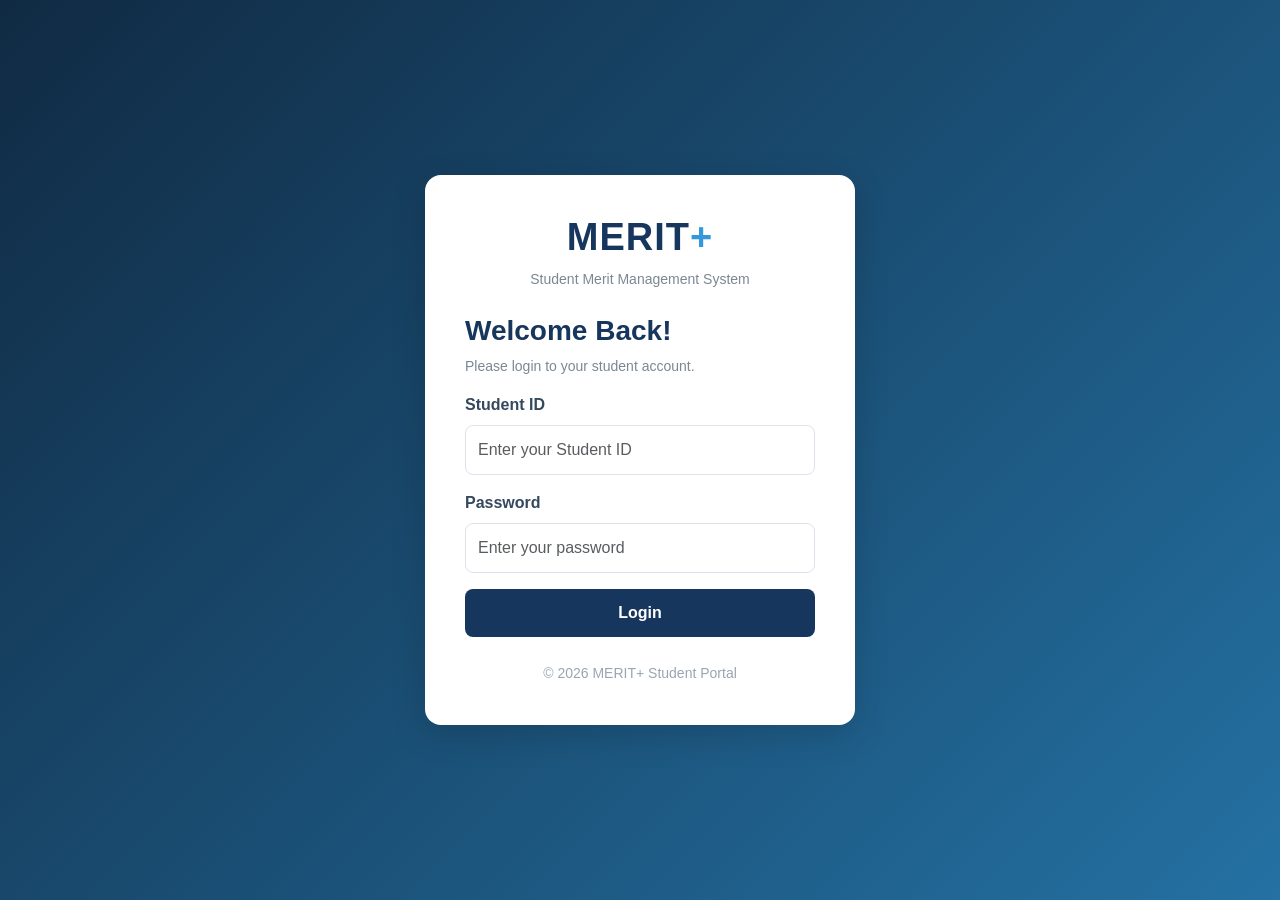
<file: index.html>
<!DOCTYPE html>
<html lang="en">
<head>

    <meta charset="UTF-8">
    <meta name="viewport" content="width=device-width, initial-scale=1.0">

    <title>MERIT+ | Login</title>

    <link href="https://cdn.jsdelivr.net/npm/bootstrap@5.3.3/dist/css/bootstrap.min.css" rel="stylesheet">

    
    <link rel="stylesheet" href="style.css">
</head>

<body>

    <div class="login-container">

        <div class="login-box">

            <div class="text-center mb-4">
                <h1>MERIT<span>+</span></h1>
                <p>Student Merit Management System</p>
            </div>

            <h3>Welcome Back!</h3>
            <p>Please login to your student account.</p>

            <div id="error-message" class="alert alert-danger d-none">
                Invalid Student ID or Password.
            </div>

            <form id="loginForm">

                <div class="mb-3">
                    <label for="studentID" class="form-label">
                        Student ID
                    </label>

                    <input
                        type="text"
                        id="studentID"
                        class="form-control"
                        placeholder="Enter your Student ID"
                        required
                    >
                </div>

                <div class="mb-3">
                    <label for="password" class="form-label">
                        Password
                    </label>

                    <input
                        type="password"
                        id="password"
                        class="form-control"
                        placeholder="Enter your password"
                        required
                    >
                </div>

                <button type="submit" class="btn btn-primary w-100">
                    Login
                </button>

            </form>

            <div class="text-center mt-4">
                <small>
                    © 2026 MERIT+ Student Portal
                </small>
            </div>

        </div>

    </div>

    <script src="app.js"></script>

</body>
</html>
</file>
<file: style.css>
/* =================================
   MERIT+ - CUSTOM STYLESHEET
================================= */

/* General Settings */
* {
    margin: 0;
    padding: 0;
    box-sizing: border-box;
}

body {
    font-family: 'Segoe UI', Arial, sans-serif;
    background-color: #f3f6fc;
    color: #263238;
}

/* Login Page */
.login-container {
    min-height: 100vh;
    display: flex;
    justify-content: center;
    align-items: center;
    padding: 20px;
    background: linear-gradient(135deg, #102a43, #2471a3);
}

.login-box {
    background-color: #ffffff;
    width: 100%;
    max-width: 430px;
    padding: 40px;
    border-radius: 16px;
    box-shadow: 0 10px 35px rgba(0, 0, 0, 0.15);
}

.login-box h1 {
    font-size: 38px;
    font-weight: 800;
    color: #17365d;
    letter-spacing: 1px;
}

.login-box h1 span {
    color: #3498db;
}

.login-box p {
    color: #7b8794;
    font-size: 14px;
}

/* Login Heading */
.login-box h3 {
    color: #17365d;
    font-weight: 700;
    margin-bottom: 8px;
}

/* Form Labels */
.login-box .form-label {
    font-weight: 600;
    color: #34495e;
}

/* Input Fields */
.login-box .form-control {
    padding: 12px;
    border-radius: 8px;
    border: 1px solid #dce3eb;
}

.login-box .form-control:focus {
    border-color: #3498db;
    box-shadow: 0 0 0 0.2rem rgba(52, 152, 219, 0.15);
}

/* Login Button */
.login-box .btn-primary {
    background-color: #17365d;
    border: none;
    padding: 12px;
    border-radius: 8px;
    font-weight: 600;
    transition: 0.3s;
}

.login-box .btn-primary:hover {
    background-color: #2471a3;
}

/* Footer */
.login-box small {
    color: #9aa5b1;
}

/* Mobile Responsive */
@media (max-width: 576px) {

    .login-box {
        padding: 28px 22px;
    }

    .login-box h1 {
        font-size: 32px;
    }

}

/* =================================
   MERIT+ - DASHBOARD DESIGN
================================= */

/* Dashboard Layout */
.dashboard-layout {
    display: flex;
    min-height: 100vh;
    align-items: stretch;
    background-color: #f3f6fc;
}

/* Sidebar */
.sidebar {
    width: 250px;
    min-height: 100vh;
    background-color: #1b269f;
    color: white;
    padding: 30px 20px;
    display: flex;
    flex-direction: column;
    flex-shrink: 0;
}

.sidebar-brand {
    margin-bottom: 45px;
    padding-left: 10px;
}

.sidebar-brand h2 {
    font-size: 30px;
    font-weight: 800;
    margin-bottom: 2px;
}

.sidebar-brand h2 span {
    color: #5dade2;
}

.sidebar-brand small {
    color: #bdcde0;
    font-size: 12px;
}

.sidebar-menu {
    display: flex;
    flex-direction: column;
    gap: 10px;
}

.sidebar-menu .nav-link {
    color: #dce6f1;
    padding: 13px 15px;
    border-radius: 8px;
    font-size: 14px;
    transition: 0.3s;
}

.sidebar-menu .nav-link span {
    margin-right: 12px;
}

.sidebar-menu .nav-link:hover,
.sidebar-menu .nav-link.active {
    background-color: #2c527e;
    color: white;
}

.sidebar-footer {
    margin-top: auto;
    padding: 20px 10px 0;
    border-top: 1px solid rgba(255, 255, 255, 0.15);
}

.sidebar-footer p {
    font-size: 12px;
    margin-bottom: 4px;
}

.sidebar-footer small {
    color: #bdcde0;
    font-size: 11px;
}

/* Main Content */
.main-content {
    flex: 1;
    min-width: 0;
    min-height: 100vh;
    display: flex;
    flex-direction: column;
}

/* Top Header */
.top-header {
    background-color: white;
    padding: 20px 35px;
    display: flex;
    justify-content: space-between;
    align-items: center;
    border-bottom: 1px solid #e5eaf0;
}

.top-header h4 {
    color: #17365d;
    font-weight: 700;
    margin-bottom: 4px;
}

.top-header p {
    color: #8995a3;
    font-size: 13px;
    margin: 0;
}

.student-welcome {
    display: flex;
    align-items: center;
    gap: 10px;
    font-size: 14px;
    font-weight: 600;
}

.student-avatar {
    width: 38px;
    height: 38px;
    border-radius: 50%;
    background-color: #dceaf7;
    color: #17365d;
    display: flex;
    justify-content: center;
    align-items: center;
    font-weight: 700;
}

/* Dashboard Content */
.dashboard-content {
    padding: 30px 35px;
    flex: 1 0 auto;
}

.page-heading {
    margin-bottom: 25px;
}

.page-heading h3 {
    color: #17365d;
    font-weight: 700;
    font-size: 23px;
}

.page-heading p {
    color: #8995a3;
    font-size: 14px;
}

/* Merit Summary Cards */
.summary-card {
    padding: 25px;
    border-radius: 12px;
    background-color: white;
    border: 1px solid #e8edf3;
    height: 100%;
    transition: 0.3s;
}

.summary-card:hover {
    transform: translateY(-4px);
    box-shadow: 0 8px 20px rgba(23, 54, 93, 0.08);
}

.summary-icon {
    width: 42px;
    height: 42px;
    border-radius: 10px;
    display: flex;
    align-items: center;
    justify-content: center;
    font-size: 20px;
    margin-bottom: 18px;
}

.total-card .summary-icon {
    background-color: #e5effb;
    color: #17365d;
}

.college-card .summary-icon {
    background-color: #e3f5ec;
    color: #239b65;
}

.noncollege-card .summary-icon {
    background-color: #fff1df;
    color: #d9822b;
}

.summary-card p {
    color: #788797;
    font-size: 13px;
    margin-bottom: 8px;
}

.summary-card h2 {
    color: #17365d;
    font-size: 30px;
    font-weight: 800;
    margin-bottom: 5px;
}

.summary-card small {
    color: #9aa5b1;
    font-size: 11px;
}

/* Content Cards */
.content-card {
    background-color: white;
    border: 1px solid #e8edf3;
    border-radius: 12px;
    padding: 25px;
    height: auto;
}

.card-heading {
    display: flex;
    justify-content: space-between;
    align-items: center;
    margin-bottom: 20px;
}

.card-heading h5,
.content-card h5 {
    color: #17365d;
    font-size: 17px;
    font-weight: 700;
}

.card-heading p {
    color: #8995a3;
    font-size: 12px;
    margin-bottom: 0;
}

.view-all {
    color: #2471a3;
    font-size: 13px;
    font-weight: 600;
    text-decoration: none;
}

.view-all:hover {
    text-decoration: underline;
}

/* Chart */
.chart-container {
    position: relative;
    width: 100%;
    height: 320px;
}

/* Merit Information */
.merit-info > p {
    font-size: 13px;
    line-height: 1.6;
}

.merit-rule {
    display: flex;
    align-items: flex-start;
    gap: 12px;
    margin-top: 22px;
}

.rule-dot {
    width: 11px;
    height: 11px;
    border-radius: 50%;
    margin-top: 5px;
    flex-shrink: 0;
}

.college-dot {
    background-color: #239b65;
}

.noncollege-dot {
    background-color: #e69a3a;
}

.merit-rule strong {
    font-size: 13px;
    color: #34495e;
}

.merit-rule p {
    color: #8995a3;
    font-size: 12px;
    margin: 4px 0 0;
}

.merit-note {
    background-color: #f3f6fc;
    padding: 12px;
    border-radius: 8px;
    margin-top: 25px;
    color: #68788a;
}

/* Programme Table */
.content-card .table {
    margin-bottom: 0;
    font-size: 13px;
}

.content-card .table thead th {
    color: #68788a;
    background-color: #f8fafc;
    font-weight: 600;
    border-bottom: 1px solid #e5eaf0;
    padding: 13px;
    white-space: nowrap;
}

.content-card .table tbody td {
    color: #34495e;
    padding: 14px 13px;
}

/* Footer */
.main-footer {
    position: static;
    margin-top: auto;
    flex-shrink: 0;
    width: 100%;
    padding: 20px 35px;
    text-align: center;
    background-color: white;
    border-top: 1px solid #e5eaf0;
}

.main-footer p {
    color: #788797;
    font-size: 12px;
    margin-bottom: 4px;
}

.main-footer small {
    color: #a0aab5;
    font-size: 11px;
}

/* Responsive Design */
@media (max-width: 768px) {

    .dashboard-layout {
        flex-direction: column;
    }

    .sidebar {
        width: 100%;
        min-height: auto;
        padding: 15px;
    }

    .sidebar-brand {
        margin-bottom: 15px;
    }

    .sidebar-menu {
        flex-direction: row;
        flex-wrap: wrap;
        gap: 5px;
    }

    .sidebar-menu .nav-link {
        padding: 9px 10px;
        font-size: 12px;
    }

    .sidebar-menu .nav-link span {
        margin-right: 5px;
    }

    .sidebar-footer {
        display: none;
    }

    .top-header {
        padding: 18px 20px;
    }

    .dashboard-content {
        padding: 22px 18px;
    }

    .main-footer {
        padding: 18px;
    }

}

/* =================================
   PROGRAMMES PAGE
================================= */

.programme-notice {
    background-color: #eef4ff;
    border-left: 4px solid #315b9a;
    padding: 15px 18px;
    border-radius: 8px;
    margin-bottom: 22px;
    color: #334155;
}

.programme-date-heading {
    display: flex;
    justify-content: space-between;
    align-items: center;
    flex-wrap: wrap;
    gap: 10px;
    font-weight: 700;
    color: #263957;
    margin: 0;
}

.programme-date-heading h5 {
    color: #17365d;
    font-size: 17px;
    font-weight: 700;
    margin-bottom: 5px;
}

.programme-date-heading p {
    color: #8995a3;
    font-size: 12px;
    margin: 0;
}

.programme-count {
    background-color: #e5effb;
    color: #17365d;
    padding: 7px 13px;
    border-radius: 20px;
    font-size: 12px;
    font-weight: 600;
}

#programmeList {
    display: flex;
    flex-wrap: wrap;
    align-items: stretch;
}

#programmeList > div {
    display: flex;
}

#programmeList .programme-card {
    width: 100%;
    height: 100%;
}

.programme-card {
    background-color: #ffffff;
    border: 1px solid #e5eaf1;
    border-radius: 12px;
    padding: 20px;
    margin-bottom: 0;
    box-shadow: 0 3px 10px rgba(0, 0, 0, 0.03);
    transition: 0.3s;
}

.programme-card:hover {
    transform: translateY(-3px);
    box-shadow: 0 7px 18px rgba(23, 54, 93, 0.08);
}

.programme-card h5 {
    color: #17365d;
    font-size: 16px;
    font-weight: 700;
    margin-bottom: 12px;
}

.programme-category {
    display: inline-block;
    background: #edf2ff;
    color: #315b9a;
    padding: 5px 10px;
    border-radius: 20px;
    font-size: 12px;
    font-weight: 600;
}

.programme-details {
    color: #64748b;
    font-size: 13px;
    margin-top: 12px;
}

.programme-details p {
    margin-bottom: 8px;
}

.programme-merit {
    color: #17365d;
    font-size: 13px;
    font-weight: 700;
    margin-top: 12px;
    margin-bottom: 0;
}

.view-details-btn {
    background-color: #263957;
    color: #ffffff;
    border: none;
    border-radius: 7px;
    padding: 9px 14px;
    font-size: 12px;
    font-weight: 600;
    transition: 0.3s;
}

.view-details-btn:hover {
    background-color: #3d5d8a;
    color: #ffffff;
}

@media (max-width: 576px) {

    .programme-card {
        padding: 17px;
    }

    .programme-date-heading {
        align-items: flex-start;
        flex-direction: column;
    }

}

/* =================================
   PROFILE PAGE - COMPACT LAYOUT
================================= */

.profile-main-card {
    padding: 28px;
}

.profile-avatar {
    width: 85px;
    height: 85px;
    font-size: 32px;
    flex-shrink: 0;
}

.profile-name {
    color: #17365d;
    font-weight: 700;
    margin-bottom: 8px;
}

.profile-section-title {
    color: #17365d;
    font-weight: 700;
    font-size: 16px;
    margin-bottom: 22px;
}

.profile-info-item {
    margin-bottom: 18px;
}

.profile-info-item small {
    display: block;
    color: #8995a3;
    font-size: 12px;
    margin-bottom: 5px;
}

.profile-info-item p {
    color: #34495e;
    font-size: 14px;
    font-weight: 600;
    margin-bottom: 0;
    overflow-wrap: anywhere;
}

@media (max-width: 576px) {

    .profile-main-card {
        padding: 20px;
    }

    .profile-avatar {
        width: 65px;
        height: 65px;
        font-size: 25px;
    }

    .profile-name {
        font-size: 20px;
    }

}

/* =================================
   LOGOUT BUTTON
================================= */

.logout-btn {
    display: block;
    width: 100%;
    margin-top: 25px;
    padding: 12px 15px;
    background-color: transparent;
    color: #dce6f1;
    border: 1px solid rgba(255, 255, 255, 0.2);
    border-radius: 8px;
    text-align: left;
    font-size: 14px;
    transition: 0.3s;
}

.logout-btn span {
    margin-right: 12px;
}

.logout-btn:hover {
    background-color: #dc3545;
    color: white;
    border-color: #dc3545;
    cursor: pointer;
}
</file>
